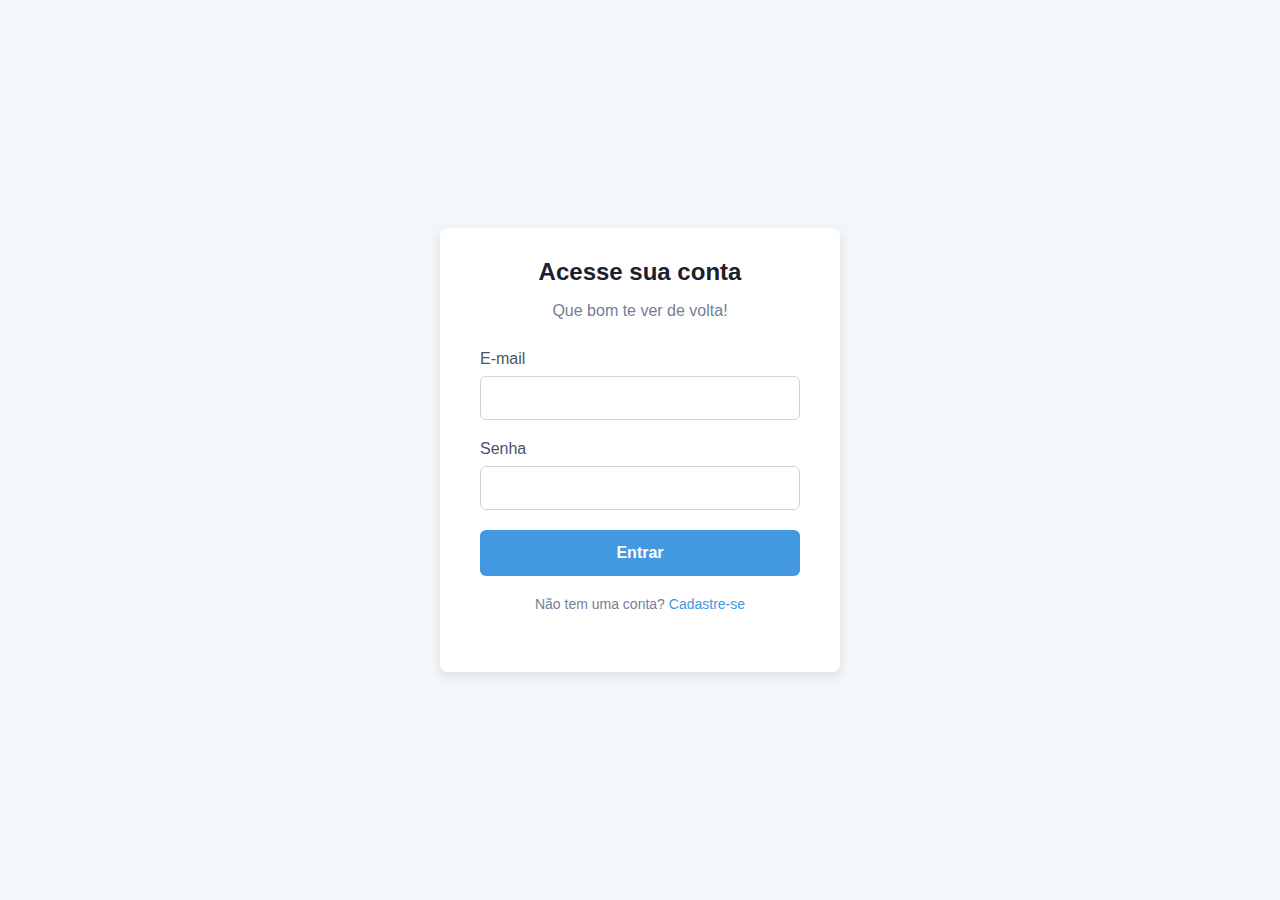
<file: index.html>
<!DOCTYPE html>
<html lang="pt-BR">
<head>
    <meta charset="UTF-8">
    <meta name="viewport" content="width=device-width, initial-scale=1.0">
    <title>Bravor.ia - Acesso</title>
    <link rel="stylesheet" href="style.css">
</head>
<body>
    <div class="container">
        <div class="form-container" id="login-container">
            <h2>Acesse sua conta</h2>
            <p>Que bom te ver de volta!</p>
            <form id="login-form">
                <div class="input-group">
                    <label for="login-email">E-mail</label>
                    <input type="email" id="login-email" required>
                </div>
                <div class="input-group">
                    <label for="login-password">Senha</label>
                    <input type="password" id="login-password" required>
                </div>
                <button type="submit">Entrar</button>
            </form>
            <p class="toggle-link">Não tem uma conta? <a href="register.html">Cadastre-se</a></p>
        </div>
    </div>
    <!-- A LINHA MAIS IMPORTANTE -->
    <script src="script.js" defer></script>
</body>
</html>
</file>
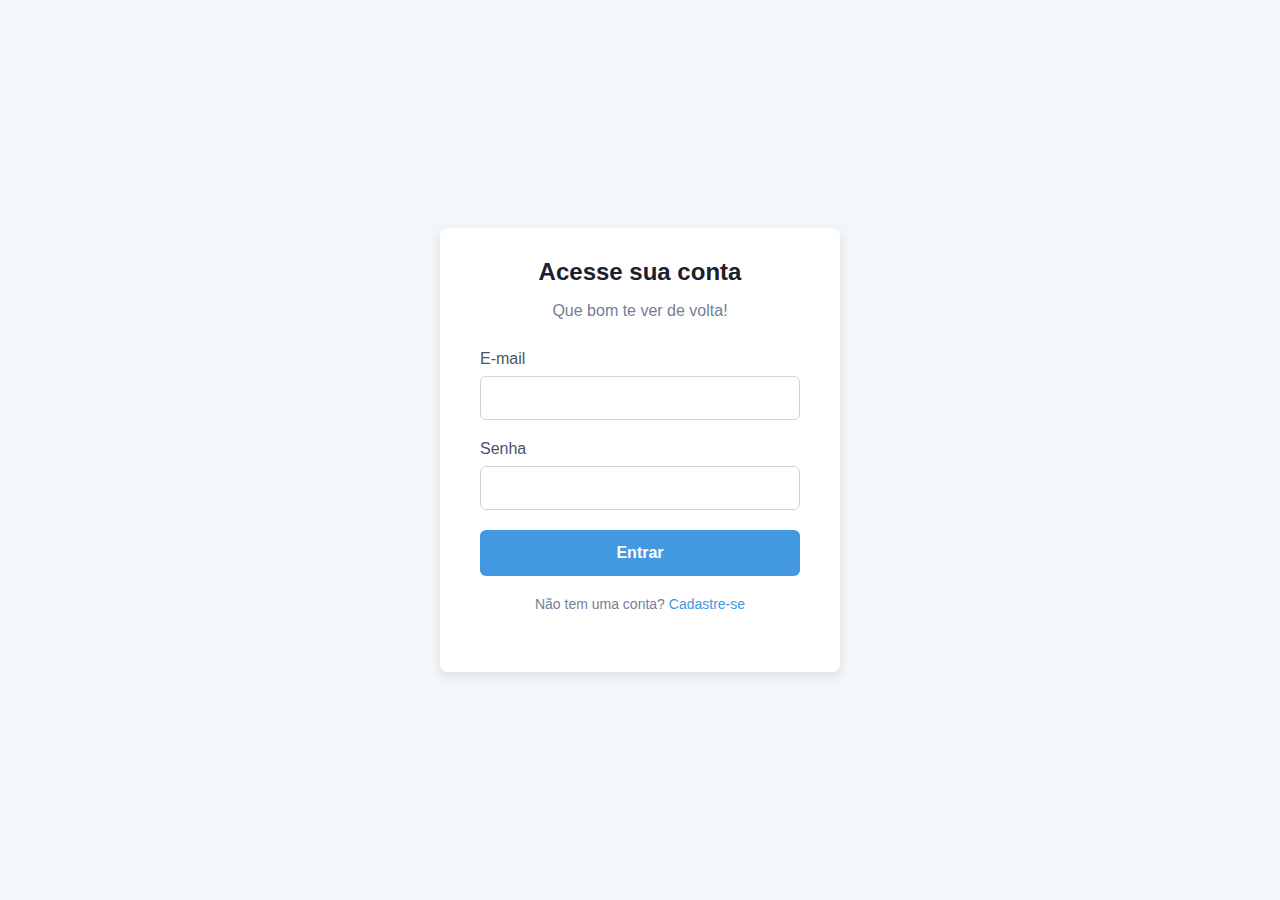
<file: dashboard.html>
<!DOCTYPE html>
<html lang="pt-BR">
<head>
    <meta charset="UTF-8">
    <meta name="viewport" content="width=device-width, initial-scale=1.0">
    <title>Bravor.ia - Painel</title>
    <link rel="stylesheet" href="style.css">
</head>
<body>
    <div class="container">
        <div class="form-container">
            <div style="display: flex; justify-content: space-between; align-items: center;">
                <h1 id="welcome-message">Carregando...</h1>
                <button id="logout-button" style="width: auto; padding: 8px 12px; background-color: #718096;">Sair</button>
            </div>
            <hr style="margin: 24px 0; border-color: #e2e8f0;">

            <h2>Configurações do Assistente</h2>
            <p>Preencha estas informações para treinar sua IA.</p>

            <form id="settings-form">
                <div class="input-group">
                    <label for="specialty">Sua Especialidade</label>
                    <input type="text" id="specialty" placeholder="Ex: Cardiologia, Nutrição...">
                </div>
                <div class="input-group">
                    <label for="insurances">Convênios que você aceita (separados por vírgula)</label>
                    <input type="text" id="insurances" placeholder="Ex: Unimed, SulAmérica, Bradesco Saúde...">
                </div>
                <div class="input-group">
                    <label for="address">Endereço da Clínica</label>
                    <textarea id="address" rows="3" placeholder="Ex: Rua das Flores, 123, Sala 4, São Paulo - SP"></textarea>
                </div>
                <button type="submit">Salvar Configurações</button>
            </form>
        </div>
    </div>

    <script>
        document.addEventListener('DOMContentLoaded', () => {
            const backendUrl = 'https://bravoria-backend.onrender.com'; // SUA URL
            const user = JSON.parse(localStorage.getItem('bravoria_user' ));

            if (!user) {
                window.location.href = 'index.html';
                return;
            }

            document.getElementById('welcome-message').textContent = `Bem-vindo(a), ${user.fullName}!`;
            document.getElementById('logout-button').addEventListener('click', () => {
                localStorage.removeItem('bravoria_user');
                window.location.href = 'index.html';
            });

            const settingsForm = document.getElementById('settings-form');
            const specialtyInput = document.getElementById('specialty');
            const insurancesInput = document.getElementById('insurances');
            const addressInput = document.getElementById('address');

            // 1. Buscar configurações existentes ao carregar a página
            async function fetchSettings() {
                try {
                    const response = await fetch(`${backendUrl}/settings/${user.id}`);
                    if (response.ok) {
                        const settings = await response.json();
                        specialtyInput.value = settings.specialty || '';
                        insurancesInput.value = settings.insurances || '';
                        addressInput.value = settings.address || '';
                    } else {
                        console.log('Nenhuma configuração salva ainda.');
                    }
                } catch (error) {
                    console.error('Erro ao buscar configurações:', error);
                }
            }

            // 2. Salvar configurações ao enviar o formulário
            settingsForm.addEventListener('submit', async (e) => {
                e.preventDefault();
                const settingsData = {
                    userId: user.id,
                    specialty: specialtyInput.value,
                    insurances: insurancesInput.value,
                    address: addressInput.value
                };

                try {
                    const response = await fetch(`${backendUrl}/settings`, {
                        method: 'POST',
                        headers: { 'Content-Type': 'application/json' },
                        body: JSON.stringify(settingsData)
                    });
                    const result = await response.json();
                    if (response.ok) {
                        alert(result.message);
                    } else {
                        alert(`Erro: ${result.message}`);
                    }
                } catch (error) {
                    console.error('Erro ao salvar configurações:', error);
                    alert('Não foi possível salvar as configurações.');
                }
            });

            fetchSettings(); // Chama a função para preencher o formulário
        });
    </script>
</body>
</html>
</file>
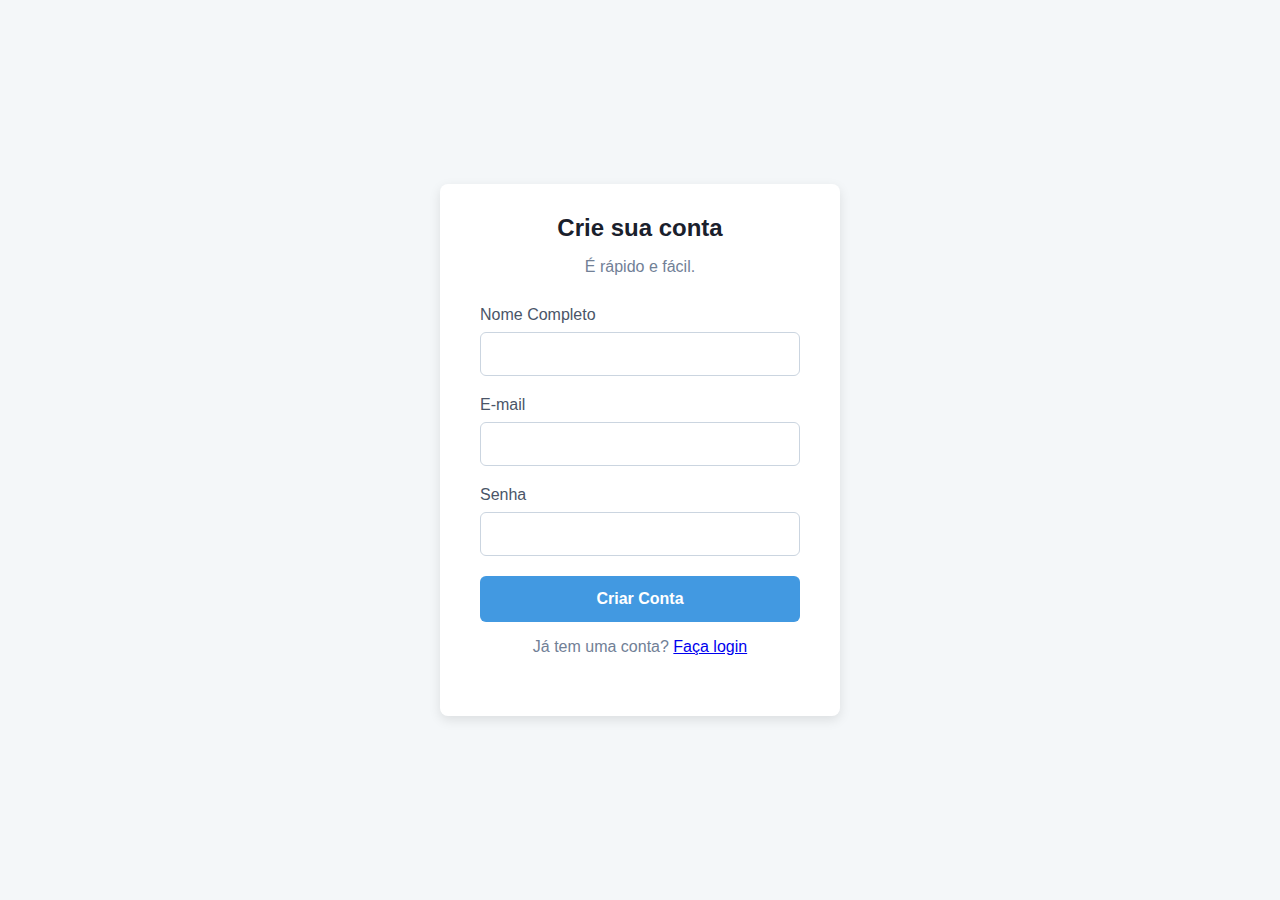
<file: register.html>
<!DOCTYPE html>
<html lang="pt-BR">
<head>
    <meta charset="UTF-8">
    <meta name="viewport" content="width=device-width, initial-scale=1.0">
    <title>Cadastro - Bravor.ia</title>
    <link rel="stylesheet" href="style.css">
</head>
<body>
    <div class="container">
        <div class="form-container">
            <!-- O ID vai no formulário, que é quem dispara o evento 'submit' -->
            <form id="register-form"> 
                <h2>Crie sua conta</h2>
                <p>É rápido e fácil.</p>
                
                <div class="input-group">
                    <label for="register-fullname">Nome Completo</label>
                    <input type="text" id="register-fullname" required>
                </div>
                
                <div class="input-group">
                    <label for="register-email">E-mail</label>
                    <input type="email" id="register-email" required>
                </div>
                
                <div class="input-group">
                    <label for="register-password">Senha</label>
                    <input type="password" id="register-password" required>
                </div>
                
                <!-- O botão de submit DEVE estar dentro do formulário -->
                <button type="submit">Criar Conta</button>
            </form>
            
            <p>Já tem uma conta? <a href="/">Faça login</a></p>
        </div>
    </div>
    
    <!-- O script é carregado no final, após o HTML estar pronto -->
    <script src="script.js"></script>
</body>
</html>
</file>
<file: style.css>
/* (Código CSS completo e estável) */
body {
    font-family: -apple-system, BlinkMacSystemFont, "Segoe UI", Roboto, "Helvetica Neue", Arial, sans-serif;
    background-color: #f4f7f9;
    display: flex;
    justify-content: center;
    align-items: center;
    min-height: 100vh;
    margin: 0;
}
.container {
    width: 100%;
    max-width: 400px;
    padding: 20px;
}
.form-container {
    background-color: #ffffff;
    padding: 30px 40px;
    border-radius: 8px;
    box-shadow: 0 4px 12px rgba(0, 0, 0, 0.1);
    text-align: center;
}
h1, h2 {
    color: #1a202c;
    margin-top: 0;
    margin-bottom: 10px;
}
p {
    color: #718096;
    margin-bottom: 30px;
}
.input-group {
    margin-bottom: 20px;
    text-align: left;
}
.input-group label {
    display: block;
    margin-bottom: 8px;
    font-weight: 500;
    color: #4a5568;
}
.input-group input, .input-group textarea {
    width: 100%;
    padding: 12px;
    border: 1px solid #cbd5e0;
    border-radius: 6px;
    box-sizing: border-box;
    font-size: 16px;
}
button {
    width: 100%;
    padding: 14px;
    background-color: #4299e1;
    color: white;
    border: none;
    border-radius: 6px;
    font-size: 16px;
    font-weight: bold;
    cursor: pointer;
    transition: background-color 0.2s;
}
button:hover {
    background-color: #2b6cb0;
}
.toggle-link {
    margin-top: 20px;
    font-size: 14px;
}
.toggle-link a {
    color: #4299e1;
    text-decoration: none;
    font-weight: 500;
}
</file>
